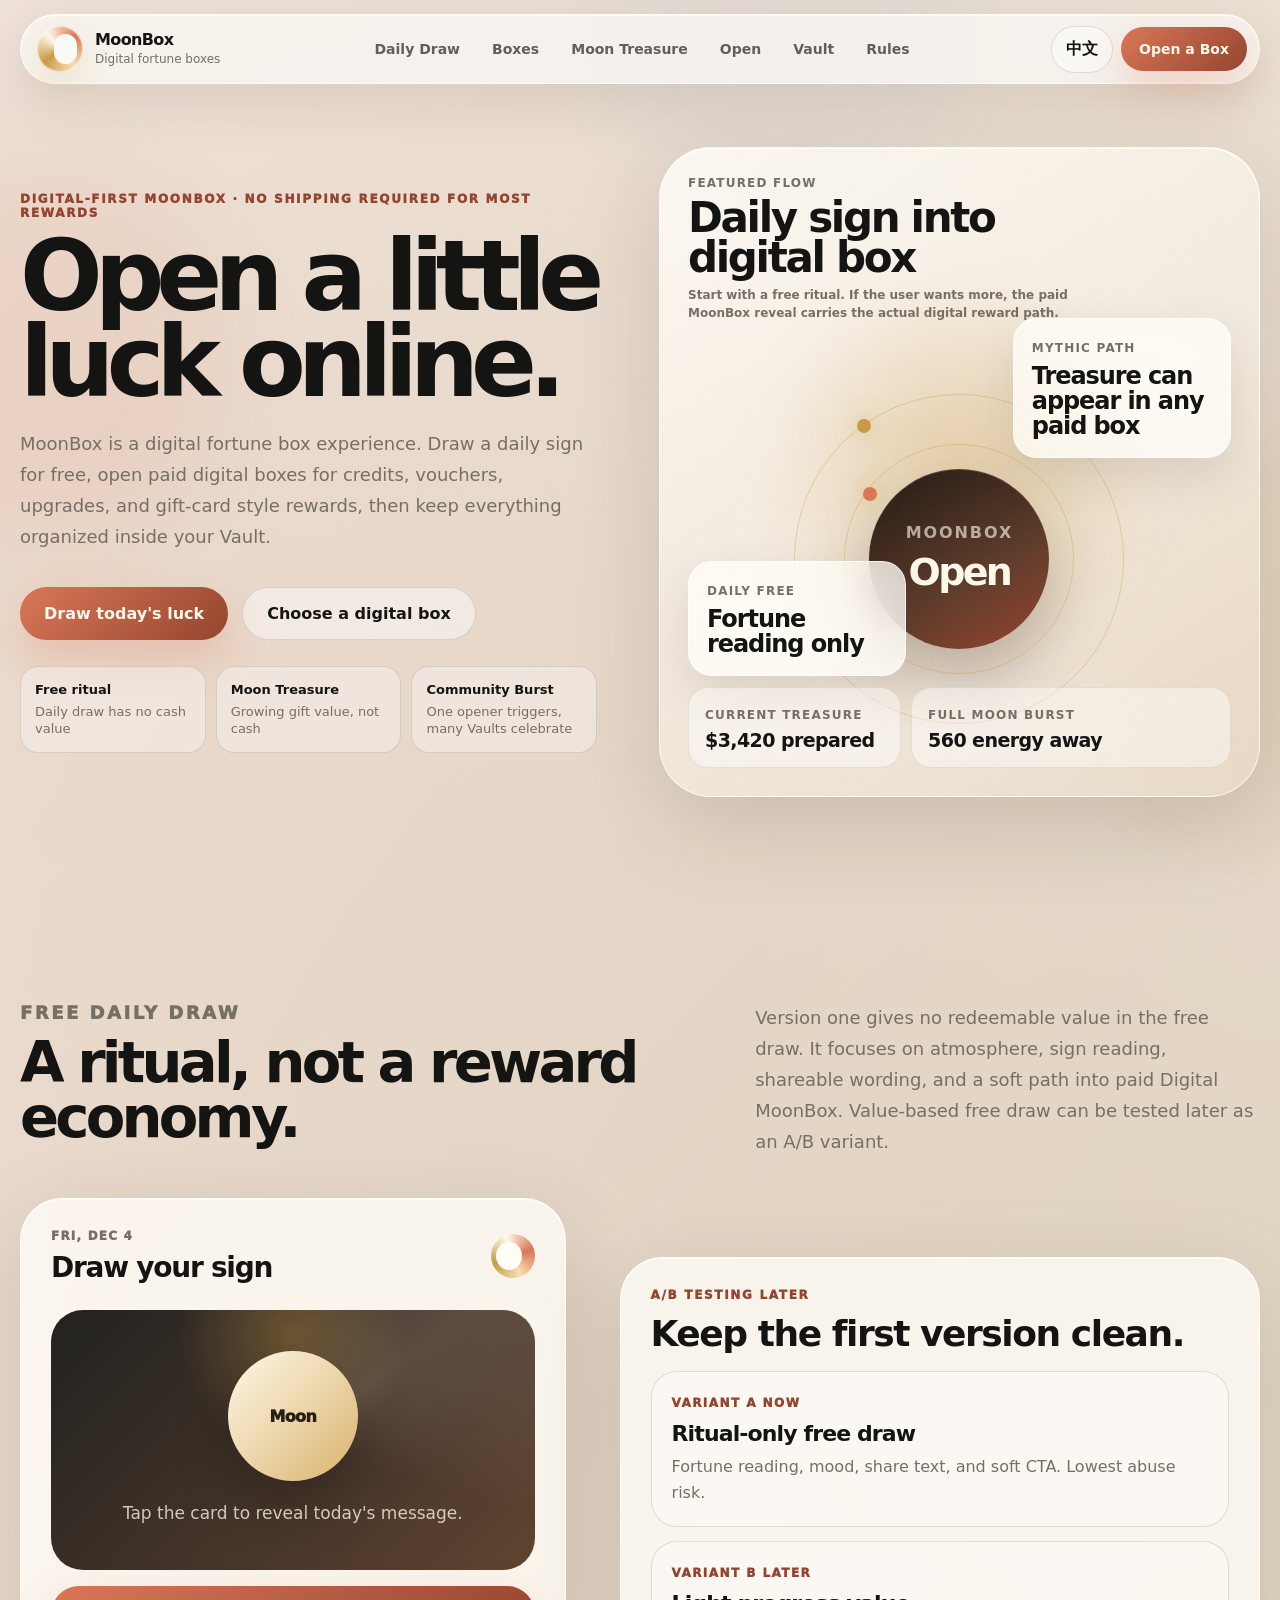
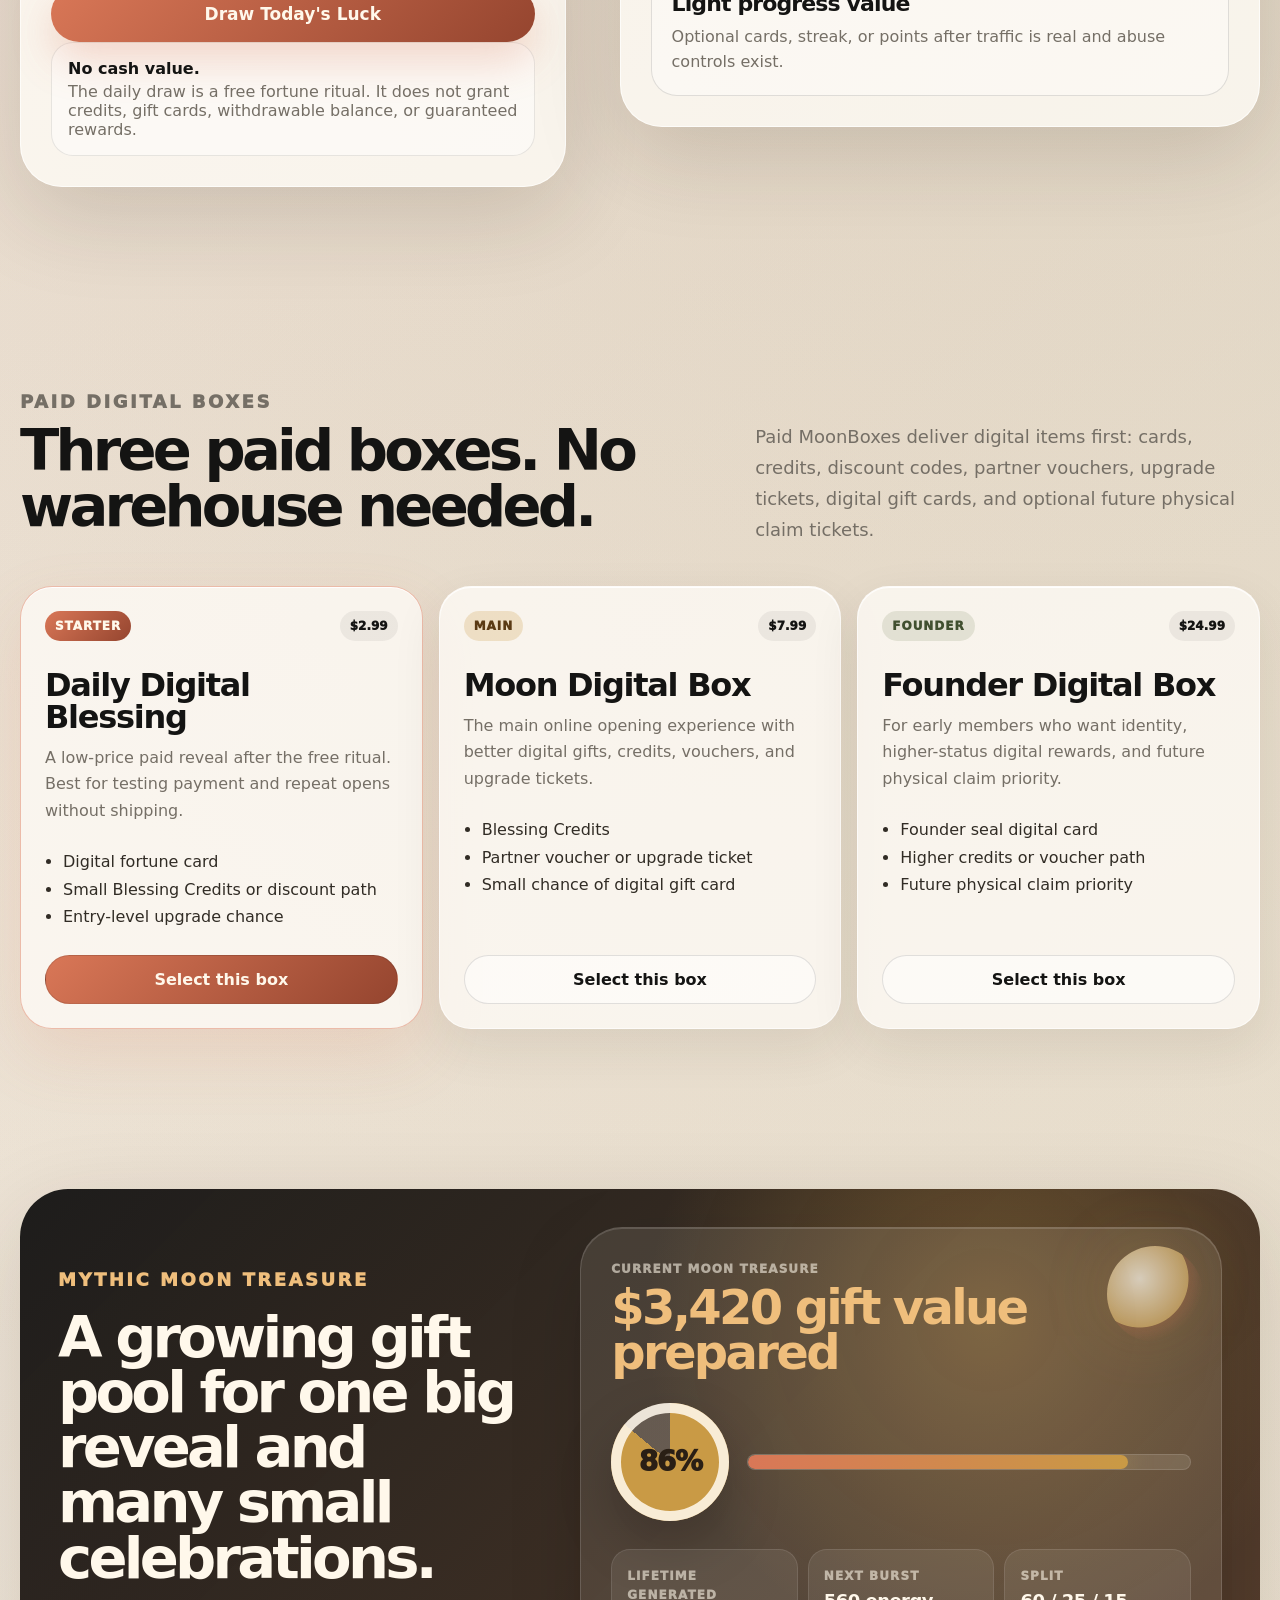
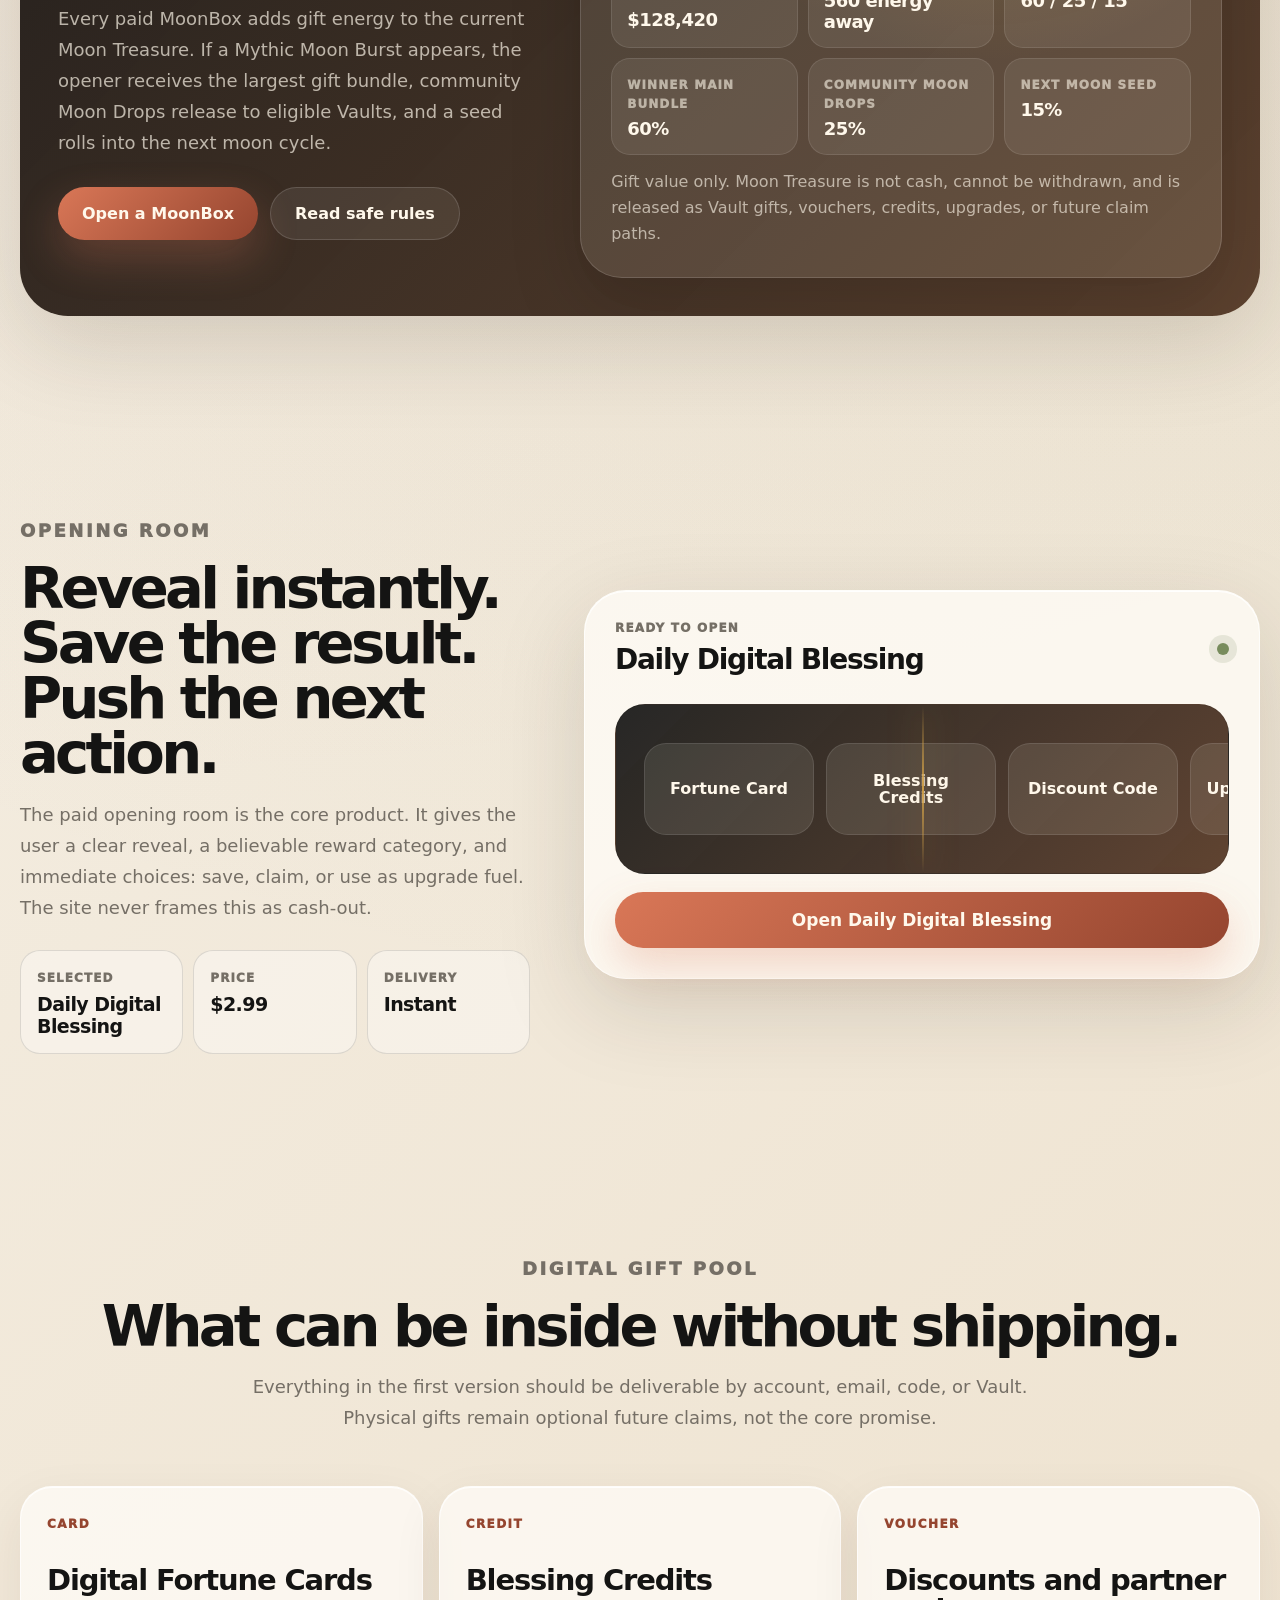
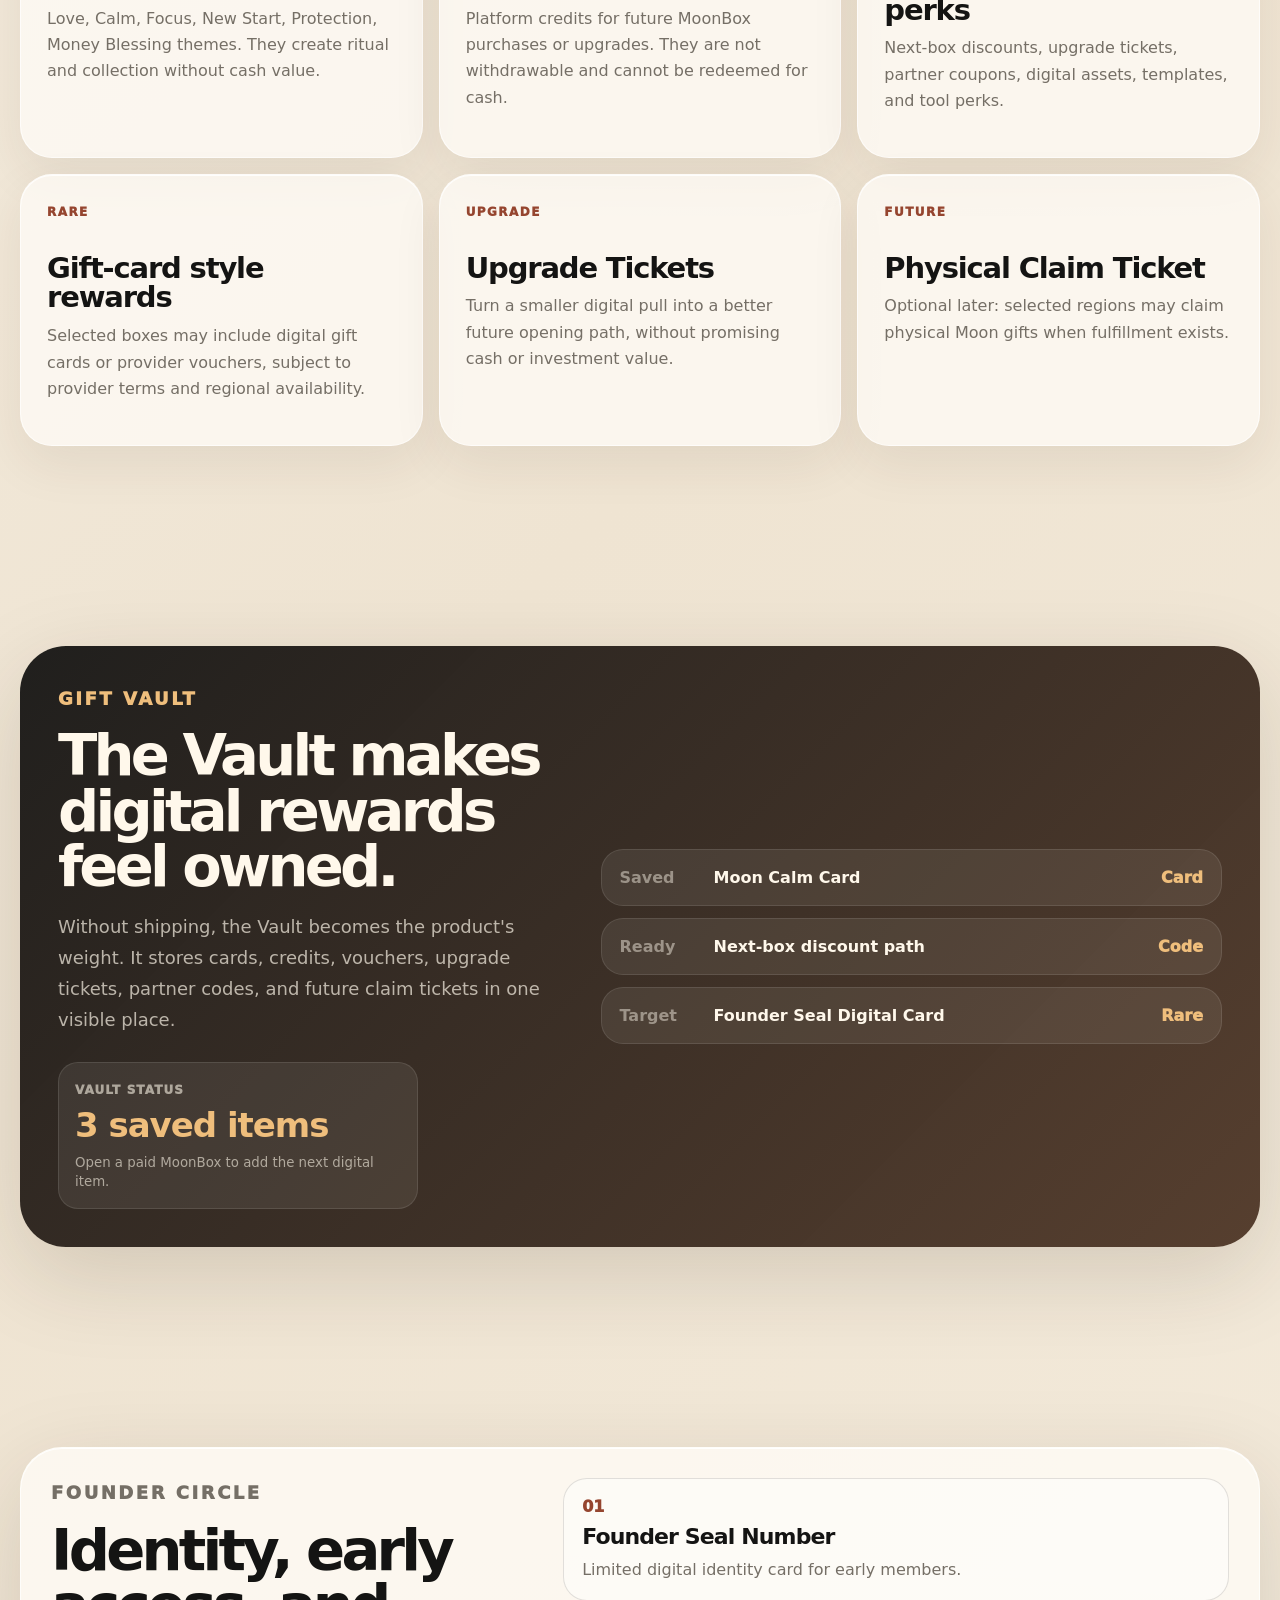
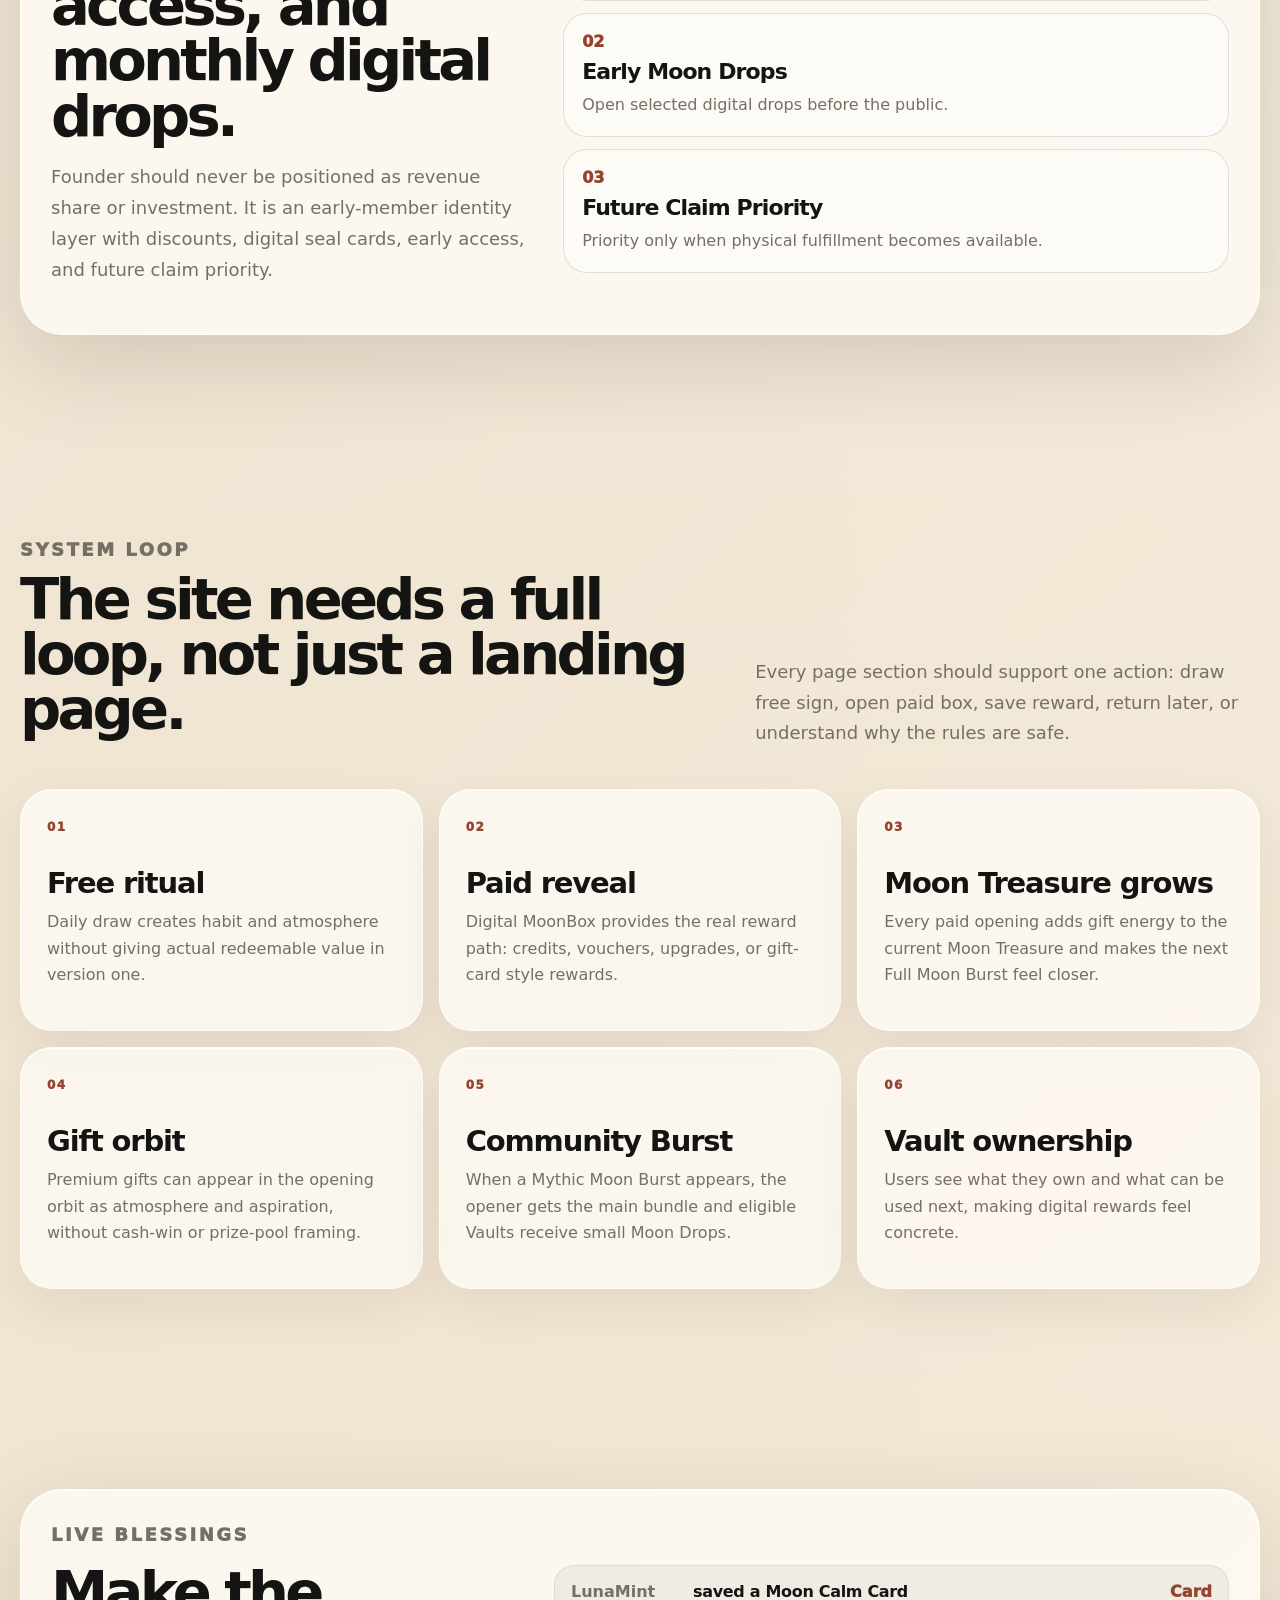
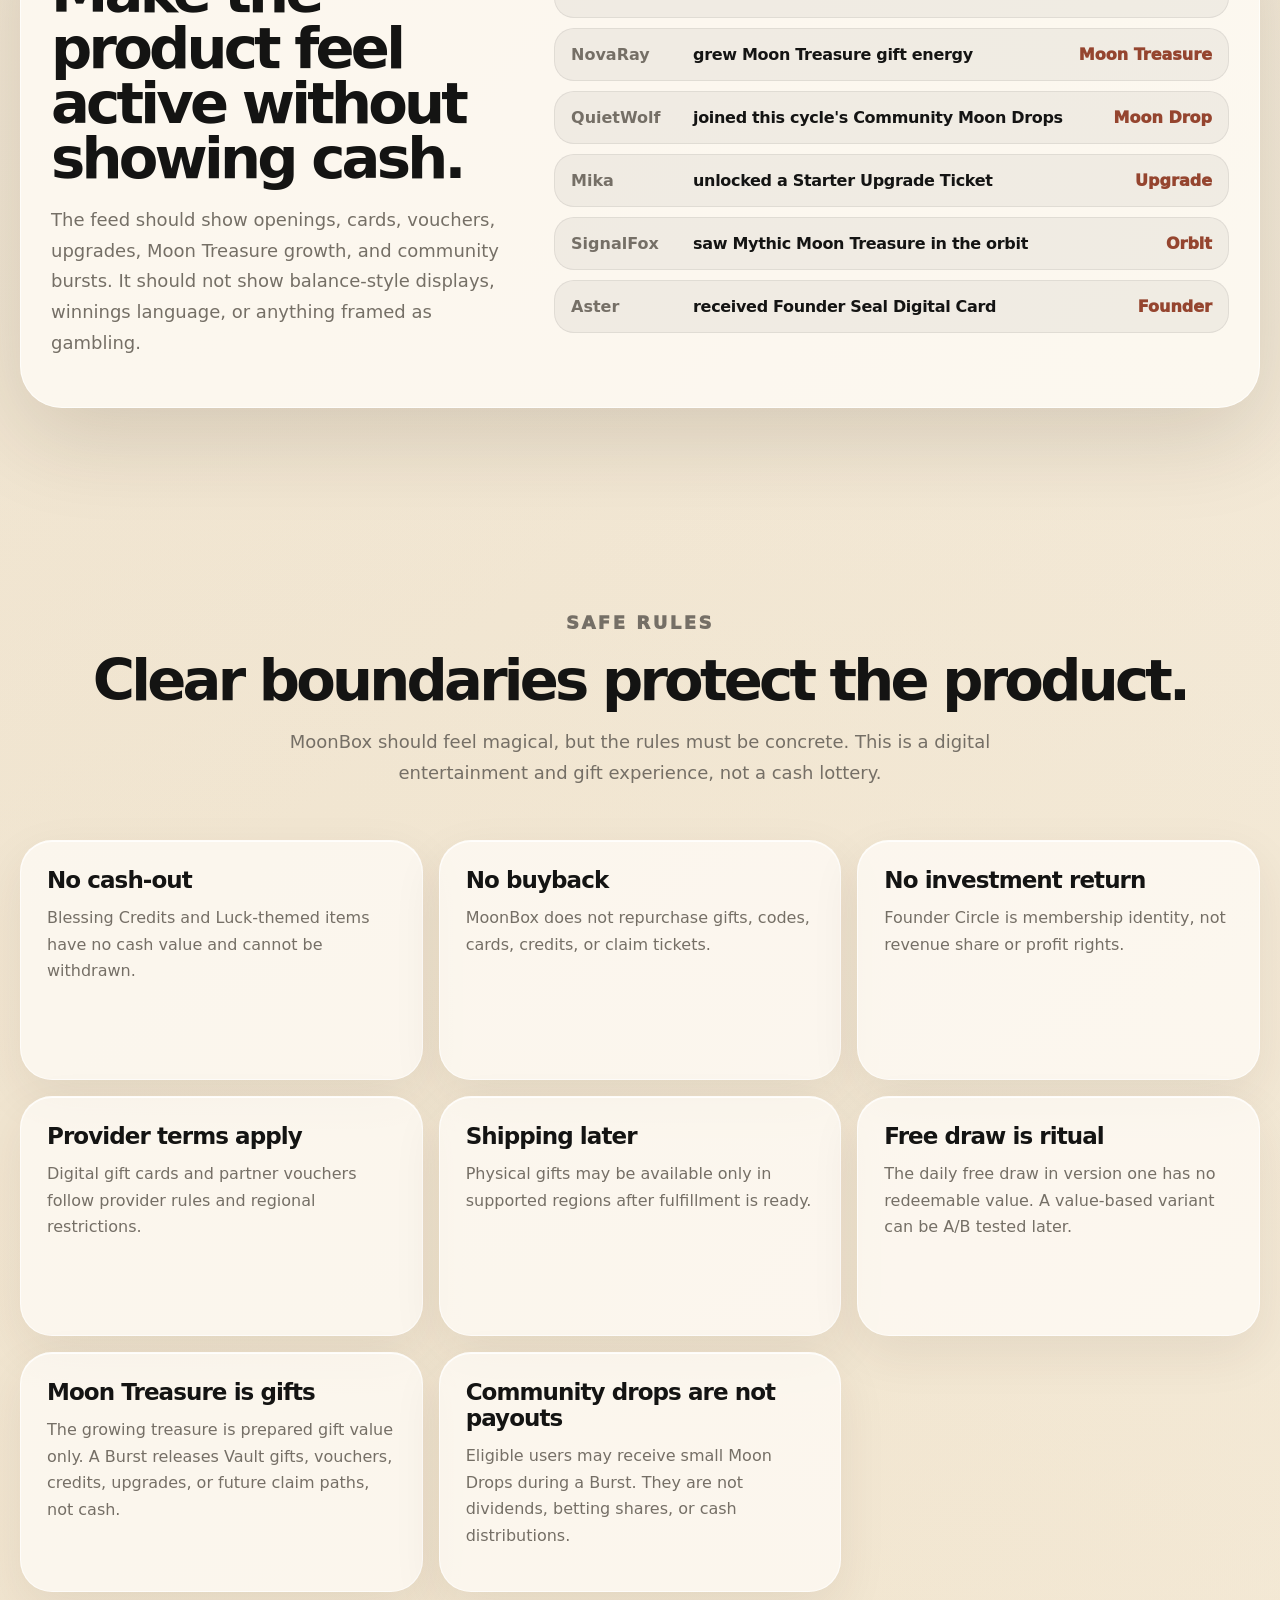
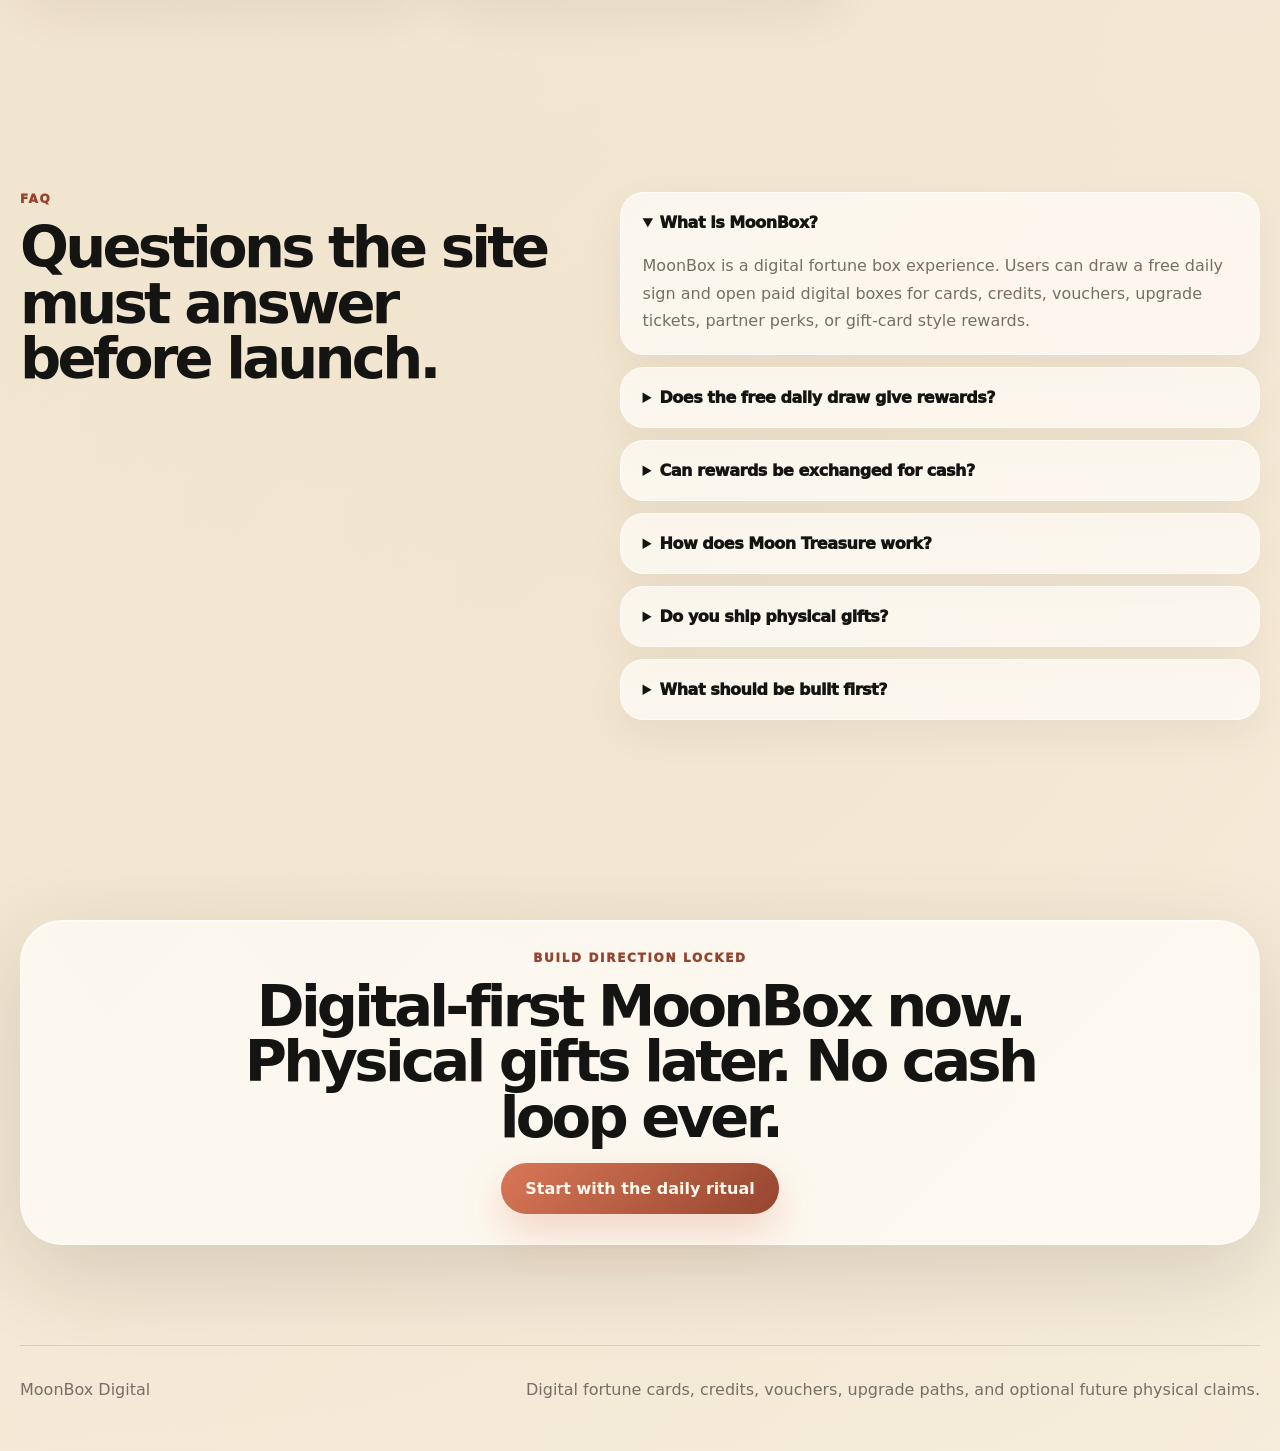
<file: index.html>
<!doctype html>
<html lang="en">
<head>
  <meta charset="utf-8" />
  <meta name="viewport" content="width=device-width, initial-scale=1" />
  <title>MoonBox | Digital Fortune Boxes</title>
  <meta name="description" content="Open a digital MoonBox for a fortune card, credits, vouchers, gift upgrades, and a Vault-based online opening experience. No cash-out, no buyback, no investment returns." />
  <link rel="icon" href="data:image/svg+xml,%3Csvg xmlns='http://www.w3.org/2000/svg' viewBox='0 0 64 64'%3E%3Crect width='64' height='64' rx='18' fill='%23141413'/%3E%3Ccircle cx='36' cy='30' r='18' fill='%23c99a45'/%3E%3Ccircle cx='42' cy='26' r='18' fill='%23141413'/%3E%3C/svg%3E" />
  <link rel="stylesheet" href="./css/styles.css" />
</head>
<body>
  <div class="grain" aria-hidden="true"></div>
  <div class="ambient ambient-a" aria-hidden="true"></div>
  <div class="ambient ambient-b" aria-hidden="true"></div>
  <div class="ambient ambient-c" aria-hidden="true"></div>

  <header class="site-header">
    <a class="brand" href="#top" aria-label="MoonBox home">
      <span class="brand-mark" aria-hidden="true"><span></span></span>
      <span class="brand-copy">
        <strong>MoonBox</strong>
        <small>Digital fortune boxes</small>
      </span>
    </a>
    <nav class="nav-links" aria-label="Primary navigation">
      <a href="#daily">Daily Draw</a>
      <a href="#boxes">Boxes</a>
      <a href="#treasure">Moon Treasure</a>
      <a href="#open">Open</a>
      <a href="#vault">Vault</a>
      <a href="#rules">Rules</a>
    </nav>
    <div class="header-actions">
      <button class="language-toggle" id="languageToggle" type="button" aria-label="Switch language">中文</button>
      <a class="header-cta" href="#open">Open a Box</a>
    </div>
  </header>

  <main id="top">
    <section class="hero section-shell">
      <div class="hero-copy reveal-in">
        <p class="eyebrow">Digital-first MoonBox · no shipping required for most rewards</p>
        <h1>Open a little luck online.</h1>
        <p class="hero-lead">MoonBox is a digital fortune box experience. Draw a daily sign for free, open paid digital boxes for credits, vouchers, upgrades, and gift-card style rewards, then keep everything organized inside your Vault.</p>
        <div class="hero-actions">
          <a class="primary-btn" href="#daily">Draw today's luck</a>
          <a class="secondary-btn" href="#boxes">Choose a digital box</a>
        </div>
        <div class="signal-strip" aria-label="Product signals">
          <span><strong>Free ritual</strong> Daily draw has no cash value</span>
          <span><strong>Moon Treasure</strong> Growing gift value, not cash</span>
          <span><strong>Community Burst</strong> One opener triggers, many Vaults celebrate</span>
        </div>
      </div>

      <div class="hero-machine reveal-in" aria-label="MoonBox opening machine">
        <div class="machine-top">
          <span>Featured flow</span>
          <strong>Daily sign into digital box</strong>
          <small>Start with a free ritual. If the user wants more, the paid MoonBox reveal carries the actual digital reward path.</small>
        </div>
        <div class="orbital-stage" aria-hidden="true">
          <div class="orbit orbit-one"></div>
          <div class="orbit orbit-two"></div>
          <div class="moon-core"><span>MoonBox</span><strong>Open</strong></div>
        </div>
        <div class="floating-ticket ticket-left">
          <span>Daily free</span>
          <strong>Fortune reading only</strong>
        </div>
        <div class="floating-ticket ticket-right">
          <span>Mythic path</span>
          <strong>Treasure can appear in any paid box</strong>
        </div>
        <div class="machine-footer">
          <div><span>Current treasure</span><strong id="heroCurrentTreasure">$3,420 prepared</strong></div>
          <div><span>Full Moon Burst</span><strong id="heroBurstDistance">216 energy away</strong></div>
        </div>
      </div>
    </section>

    <section class="section-shell daily-section" id="daily">
      <div class="section-heading split-heading">
        <div>
          <p class="eyebrow">Free daily draw</p>
          <h2>A ritual, not a reward economy.</h2>
        </div>
        <p>Version one gives no redeemable value in the free draw. It focuses on atmosphere, sign reading, shareable wording, and a soft path into paid Digital MoonBox. Value-based free draw can be tested later as an A/B variant.</p>
      </div>

      <div class="daily-layout">
        <div class="daily-card" aria-live="polite">
          <div class="daily-card-top">
            <div>
              <span id="dailyDate">Today</span>
              <strong id="dailyTitle">Draw your sign</strong>
            </div>
            <div class="daily-moon" aria-hidden="true"></div>
          </div>
          <div class="sign-window" id="signWindow">
            <div class="sign-symbol" id="signSymbol">Moon</div>
            <p id="signText">Tap the card to reveal today's message.</p>
          </div>
          <button class="open-btn" id="dailyDrawButton" type="button">Draw Today's Luck</button>
          <div class="daily-note">
            <strong>No cash value.</strong>
            <span>The daily draw is a free fortune ritual. It does not grant credits, gift cards, withdrawable balance, or guaranteed rewards.</span>
          </div>
        </div>

        <div class="ab-panel">
          <p class="eyebrow">A/B testing later</p>
          <h3>Keep the first version clean.</h3>
          <div class="ab-grid">
            <article>
              <span>Variant A now</span>
              <strong>Ritual-only free draw</strong>
              <p>Fortune reading, mood, share text, and soft CTA. Lowest abuse risk.</p>
            </article>
            <article>
              <span>Variant B later</span>
              <strong>Light progress value</strong>
              <p>Optional cards, streak, or points after traffic is real and abuse controls exist.</p>
            </article>
          </div>
        </div>
      </div>
    </section>

    <section class="section-shell boxes-section" id="boxes">
      <div class="section-heading split-heading">
        <div>
          <p class="eyebrow">Paid digital boxes</p>
          <h2>Three paid boxes. No warehouse needed.</h2>
        </div>
        <p>Paid MoonBoxes deliver digital items first: cards, credits, discount codes, partner vouchers, upgrade tickets, digital gift cards, and optional future physical claim tickets.</p>
      </div>

      <div class="box-grid" aria-label="Digital MoonBox offers">
        <article class="box-card selected" data-box-card="starter">
          <div class="box-card-top">
            <span class="tag hot">Starter</span>
            <span class="price">$2.99</span>
          </div>
          <h3>Daily Digital Blessing</h3>
          <p>A low-price paid reveal after the free ritual. Best for testing payment and repeat opens without shipping.</p>
          <ul>
            <li>Digital fortune card</li>
            <li>Small Blessing Credits or discount path</li>
            <li>Entry-level upgrade chance</li>
          </ul>
          <button class="select-box-btn" type="button" data-select-box="starter">Select this box</button>
        </article>

        <article class="box-card" data-box-card="moon">
          <div class="box-card-top">
            <span class="tag premium">Main</span>
            <span class="price">$7.99</span>
          </div>
          <h3>Moon Digital Box</h3>
          <p>The main online opening experience with better digital gifts, credits, vouchers, and upgrade tickets.</p>
          <ul>
            <li>Blessing Credits</li>
            <li>Partner voucher or upgrade ticket</li>
            <li>Small chance of digital gift card</li>
          </ul>
          <button class="select-box-btn" type="button" data-select-box="moon">Select this box</button>
        </article>

        <article class="box-card" data-box-card="founder">
          <div class="box-card-top">
            <span class="tag founder">Founder</span>
            <span class="price">$24.99</span>
          </div>
          <h3>Founder Digital Box</h3>
          <p>For early members who want identity, higher-status digital rewards, and future physical claim priority.</p>
          <ul>
            <li>Founder seal digital card</li>
            <li>Higher credits or voucher path</li>
            <li>Future physical claim priority</li>
          </ul>
          <button class="select-box-btn" type="button" data-select-box="founder">Select this box</button>
        </article>
      </div>
    </section>

    <section class="section-shell treasure-section" id="treasure">
      <div class="treasure-panel">
        <div class="treasure-copy">
          <p class="eyebrow">Mythic Moon Treasure</p>
          <h2>A growing gift pool for one big reveal and many small celebrations.</h2>
          <p>Every paid MoonBox adds gift energy to the current Moon Treasure. If a Mythic Moon Burst appears, the opener receives the largest gift bundle, community Moon Drops release to eligible Vaults, and a seed rolls into the next moon cycle.</p>
          <div class="treasure-actions">
            <a class="primary-btn" href="#open">Open a MoonBox</a>
            <a class="secondary-btn" href="#rules">Read safe rules</a>
          </div>
        </div>
        <div class="treasure-card" aria-live="polite">
          <div class="treasure-card-top">
            <span>Current Moon Treasure</span>
            <strong id="currentTreasureValue">$3,420 gift value prepared</strong>
          </div>
          <div class="treasure-meter" aria-label="Full Moon Burst progress">
            <div class="treasure-orb"><span id="treasurePercent">86%</span></div>
            <div class="treasure-progress"><span id="treasureProgressBar"></span></div>
          </div>
          <div class="treasure-stats">
            <div><span>Lifetime generated</span><strong id="lifetimeTreasureValue">$128,420</strong></div>
            <div><span>Next Burst</span><strong id="burstEnergyLeft">216 energy away</strong></div>
            <div><span>Split</span><strong>60 / 25 / 15</strong></div>
          </div>
          <div class="burst-split">
            <div><span>Winner main bundle</span><strong>60%</strong></div>
            <div><span>Community Moon Drops</span><strong>25%</strong></div>
            <div><span>Next Moon Seed</span><strong>15%</strong></div>
          </div>
          <p class="treasure-note">Gift value only. Moon Treasure is not cash, cannot be withdrawn, and is released as Vault gifts, vouchers, credits, upgrades, or future claim paths.</p>
        </div>
      </div>
    </section>

    <section class="section-shell open-section" id="open">
      <div class="open-layout">
        <div class="open-copy">
          <p class="eyebrow">Opening room</p>
          <h2>Reveal instantly. Save the result. Push the next action.</h2>
          <p>The paid opening room is the core product. It gives the user a clear reveal, a believable reward category, and immediate choices: save, claim, or use as upgrade fuel. The site never frames this as cash-out.</p>
          <div class="mini-stats">
            <div><span>Selected</span><strong id="selectedName">Daily Digital Blessing</strong></div>
            <div><span>Price</span><strong id="selectedPrice">$2.99</strong></div>
            <div><span>Delivery</span><strong>Instant</strong></div>
          </div>
        </div>

        <div class="opening-panel" aria-live="polite">
          <div class="opening-header">
            <div>
              <span id="openingStatus">Ready to open</span>
              <strong id="openingTitle">Daily Digital Blessing</strong>
            </div>
            <div class="pulse-dot" aria-hidden="true"></div>
          </div>

          <div class="case-window" id="caseWindow">
            <div class="reel" id="reelTrack">
              <span>Fortune Card</span>
              <span>Blessing Credits</span>
              <span>Discount Code</span>
              <span>Upgrade Ticket</span>
              <span>Partner Voucher</span>
              <span>Gift Card Path</span>
            </div>
            <div class="case-pointer" aria-hidden="true"></div>
          </div>

          <button class="open-btn" id="openButton" type="button">Open Daily Digital Blessing</button>

          <div class="result-card hidden" id="resultCard">
            <div class="result-top">
              <span id="resultTier">Digital pull</span>
              <strong id="resultMeta">Delivered to Vault</strong>
            </div>
            <h3 id="resultTitle">Moon Calm Card</h3>
            <p id="resultDescription">A digital fortune card and a small next-box discount path.</p>
            <div class="orbit-result" id="orbitResult">
              <div><span>Seen in the orbit</span><strong id="orbitSeen">Mythic Moon Treasure · Founder Seal · Moon Upgrade Pass</strong></div>
              <div><span>Moon Treasure grew</span><strong id="treasureGain">+60 Blessing Energy</strong></div>
              <div><span>Community eligibility</span><strong id="communityEligibility">Entered this cycle</strong></div>
            </div>
            <div class="result-actions">
              <button type="button" data-vault-action="save">Save to Vault</button>
              <button type="button" data-vault-action="claim">Claim details</button>
              <button type="button" data-vault-action="upgrade">Use as upgrade fuel</button>
            </div>
          </div>
        </div>
      </div>
    </section>

    <section class="section-shell pool-section" id="pool">
      <div class="section-heading">
        <p class="eyebrow">Digital gift pool</p>
        <h2>What can be inside without shipping.</h2>
        <p>Everything in the first version should be deliverable by account, email, code, or Vault. Physical gifts remain optional future claims, not the core promise.</p>
      </div>
      <div class="inside-grid">
        <article><span>Card</span><h3>Digital Fortune Cards</h3><p>Love, Calm, Focus, New Start, Protection, Money Blessing themes. They create ritual and collection without cash value.</p></article>
        <article><span>Credit</span><h3>Blessing Credits</h3><p>Platform credits for future MoonBox purchases or upgrades. They are not withdrawable and cannot be redeemed for cash.</p></article>
        <article><span>Voucher</span><h3>Discounts and partner perks</h3><p>Next-box discounts, upgrade tickets, partner coupons, digital assets, templates, and tool perks.</p></article>
        <article><span>Rare</span><h3>Gift-card style rewards</h3><p>Selected boxes may include digital gift cards or provider vouchers, subject to provider terms and regional availability.</p></article>
        <article><span>Upgrade</span><h3>Upgrade Tickets</h3><p>Turn a smaller digital pull into a better future opening path, without promising cash or investment value.</p></article>
        <article><span>Future</span><h3>Physical Claim Ticket</h3><p>Optional later: selected regions may claim physical Moon gifts when fulfillment exists.</p></article>
      </div>
    </section>

    <section class="section-shell vault-section" id="vault">
      <div class="vault-panel">
        <div class="vault-copy">
          <p class="eyebrow">Gift Vault</p>
          <h2>The Vault makes digital rewards feel owned.</h2>
          <p>Without shipping, the Vault becomes the product's weight. It stores cards, credits, vouchers, upgrade tickets, partner codes, and future claim tickets in one visible place.</p>
          <div class="vault-balance">
            <span>Vault status</span>
            <strong id="vaultValue">3 saved items</strong>
            <small id="vaultHint">Open a paid MoonBox to add the next digital item.</small>
          </div>
        </div>
        <div class="vault-list" id="vaultList">
          <div data-label="Saved" data-title="Moon Calm Card"><span>Saved</span><strong>Moon Calm Card</strong><em>Card</em></div>
          <div data-label="Ready" data-title="Next-box discount path"><span>Ready</span><strong>Next-box discount path</strong><em>Code</em></div>
          <div data-label="Target" data-title="Founder Seal Digital Card"><span>Target</span><strong>Founder Seal Digital Card</strong><em>Rare</em></div>
        </div>
      </div>
    </section>

    <section class="section-shell founder-section" id="founder">
      <div class="founder-card">
        <div>
          <p class="eyebrow">Founder Circle</p>
          <h2>Identity, early access, and monthly digital drops.</h2>
          <p>Founder should never be positioned as revenue share or investment. It is an early-member identity layer with discounts, digital seal cards, early access, and future claim priority.</p>
        </div>
        <div class="founder-list">
          <div><span>01</span><strong>Founder Seal Number</strong><p>Limited digital identity card for early members.</p></div>
          <div><span>02</span><strong>Early Moon Drops</strong><p>Open selected digital drops before the public.</p></div>
          <div><span>03</span><strong>Future Claim Priority</strong><p>Priority only when physical fulfillment becomes available.</p></div>
        </div>
      </div>
    </section>

    <section class="section-shell loop-section">
      <div class="section-heading split-heading">
        <div>
          <p class="eyebrow">System loop</p>
          <h2>The site needs a full loop, not just a landing page.</h2>
        </div>
        <p>Every page section should support one action: draw free sign, open paid box, save reward, return later, or understand why the rules are safe.</p>
      </div>
      <div class="loop-grid">
        <article><span>01</span><h3>Free ritual</h3><p>Daily draw creates habit and atmosphere without giving actual redeemable value in version one.</p></article>
        <article><span>02</span><h3>Paid reveal</h3><p>Digital MoonBox provides the real reward path: credits, vouchers, upgrades, or gift-card style rewards.</p></article>
        <article><span>03</span><h3>Moon Treasure grows</h3><p>Every paid opening adds gift energy to the current Moon Treasure and makes the next Full Moon Burst feel closer.</p></article>
        <article><span>04</span><h3>Gift orbit</h3><p>Premium gifts can appear in the opening orbit as atmosphere and aspiration, without cash-win or prize-pool framing.</p></article>
        <article><span>05</span><h3>Community Burst</h3><p>When a Mythic Moon Burst appears, the opener gets the main bundle and eligible Vaults receive small Moon Drops.</p></article>
        <article><span>06</span><h3>Vault ownership</h3><p>Users see what they own and what can be used next, making digital rewards feel concrete.</p></article>
      </div>
    </section>

    <section class="section-shell live-section">
      <div class="live-card">
        <div class="live-copy">
          <p class="eyebrow">Live Blessings</p>
          <h2>Make the product feel active without showing cash.</h2>
          <p>The feed should show openings, cards, vouchers, upgrades, Moon Treasure growth, and community bursts. It should not show balance-style displays, winnings language, or anything framed as gambling.</p>
        </div>
        <div class="live-feed" id="liveFeed"></div>
      </div>
    </section>

    <section class="section-shell rules-section" id="rules">
      <div class="section-heading">
        <p class="eyebrow">Safe rules</p>
        <h2>Clear boundaries protect the product.</h2>
        <p>MoonBox should feel magical, but the rules must be concrete. This is a digital entertainment and gift experience, not a cash lottery.</p>
      </div>
      <div class="rules-grid">
        <article><strong>No cash-out</strong><p>Blessing Credits and Luck-themed items have no cash value and cannot be withdrawn.</p></article>
        <article><strong>No buyback</strong><p>MoonBox does not repurchase gifts, codes, cards, credits, or claim tickets.</p></article>
        <article><strong>No investment return</strong><p>Founder Circle is membership identity, not revenue share or profit rights.</p></article>
        <article><strong>Provider terms apply</strong><p>Digital gift cards and partner vouchers follow provider rules and regional restrictions.</p></article>
        <article><strong>Shipping later</strong><p>Physical gifts may be available only in supported regions after fulfillment is ready.</p></article>
        <article><strong>Free draw is ritual</strong><p>The daily free draw in version one has no redeemable value. A value-based variant can be A/B tested later.</p></article>
        <article><strong>Moon Treasure is gifts</strong><p>The growing treasure is prepared gift value only. A Burst releases Vault gifts, vouchers, credits, upgrades, or future claim paths, not cash.</p></article>
        <article><strong>Community drops are not payouts</strong><p>Eligible users may receive small Moon Drops during a Burst. They are not dividends, betting shares, or cash distributions.</p></article>
      </div>
    </section>

    <section class="section-shell faq-section">
      <div class="faq-layout">
        <div>
          <p class="eyebrow">FAQ</p>
          <h2>Questions the site must answer before launch.</h2>
        </div>
        <div class="faq-list">
          <details open><summary>What is MoonBox?</summary><p>MoonBox is a digital fortune box experience. Users can draw a free daily sign and open paid digital boxes for cards, credits, vouchers, upgrade tickets, partner perks, or gift-card style rewards.</p></details>
          <details><summary>Does the free daily draw give rewards?</summary><p>In version one, no. It is a free fortune ritual with no redeemable value. This keeps abuse risk low and lets us A/B test value mechanics later.</p></details>
          <details><summary>Can rewards be exchanged for cash?</summary><p>No. MoonBox does not provide cash-out, buyback, investment returns, or guaranteed cash value. Some digital gifts may be transferable depending on provider terms.</p></details>
          <details><summary>How does Moon Treasure work?</summary><p>Every paid MoonBox adds gift energy to a growing gift pool. If a Mythic Moon Burst appears, the opener receives the largest gift bundle and eligible Vaults receive small community Moon Drops. It is gift value, not cash.</p></details>
          <details><summary>Do you ship physical gifts?</summary><p>Not as the first promise. Most rewards are digital. Selected physical gifts may become available later in supported regions.</p></details>
          <details><summary>What should be built first?</summary><p>Build the homepage, daily draw, paid opening room, Vault, gift pool, Founder page, FAQ, Terms, order success, and account shell before adding complex backend systems.</p></details>
        </div>
      </div>
    </section>

    <section class="section-shell final-section">
      <div class="final-card">
        <p class="eyebrow">Build direction locked</p>
        <h2>Digital-first MoonBox now. Physical gifts later. No cash loop ever.</h2>
        <a class="primary-btn" href="#daily">Start with the daily ritual</a>
      </div>
    </section>
  </main>

  <footer class="site-footer">
    <span>MoonBox Digital</span>
    <span>Digital fortune cards, credits, vouchers, upgrade paths, and optional future physical claims.</span>
  </footer>

  <script src="./js/main.js"></script>
</body>
</html>
</file>
<file: css/styles.css>
:root {
  --bg: #faf9f5;
  --ink: #141413;
  --soft-ink: #312c25;
  --muted: #756f66;
  --line: rgba(20, 20, 19, 0.12);
  --surface: rgba(255, 253, 248, 0.76);
  --surface-strong: #fffdf8;
  --orange: #d97757;
  --orange-dark: #95452f;
  --gold: #c99a45;
  --green: #788c5d;
  --blue: #6a9bcc;
  --shadow: 0 28px 90px rgba(50, 36, 20, 0.15);
  --ease: cubic-bezier(0.16, 1, 0.3, 1);
}

* { box-sizing: border-box; }
html { scroll-behavior: smooth; }
body {
  margin: 0;
  min-height: 100dvh;
  overflow-x: hidden;
  font-family: ui-sans-serif, system-ui, -apple-system, BlinkMacSystemFont, "Segoe UI", sans-serif;
  color: var(--ink);
  background:
    radial-gradient(circle at 10% 6%, rgba(217, 119, 87, 0.17), transparent 32%),
    radial-gradient(circle at 86% 12%, rgba(120, 140, 93, 0.16), transparent 30%),
    radial-gradient(circle at 50% 92%, rgba(201, 154, 69, 0.14), transparent 38%),
    linear-gradient(135deg, #faf9f5 0%, #efe4d2 48%, #fbf6ec 100%);
}

a { color: inherit; text-decoration: none; }
button, input, select { font: inherit; }
button, a { -webkit-tap-highlight-color: transparent; }

.grain {
  position: fixed;
  inset: 0;
  z-index: 0;
  pointer-events: none;
  opacity: 0.2;
  background-image:
    linear-gradient(rgba(20,20,19,.045) 1px, transparent 1px),
    linear-gradient(90deg, rgba(20,20,19,.035) 1px, transparent 1px);
  background-size: 42px 42px;
  mask-image: radial-gradient(circle at center, black, transparent 82%);
}

.ambient {
  position: fixed;
  z-index: 0;
  width: 380px;
  height: 380px;
  border-radius: 999px;
  pointer-events: none;
  filter: blur(44px);
  opacity: 0.32;
  animation: drift 10s var(--ease) infinite alternate;
}
.ambient-a { left: -150px; top: 18%; background: rgba(217,119,87,.30); }
.ambient-b { right: -170px; bottom: 10%; background: rgba(201,154,69,.30); animation-delay: -3s; }
.ambient-c { right: 24%; top: -190px; background: rgba(106,155,204,.16); animation-delay: -6s; }

.site-header {
  position: sticky;
  top: 14px;
  z-index: 30;
  width: min(1240px, calc(100% - 28px));
  min-height: 70px;
  margin: 14px auto 0;
  padding: 10px 12px 10px 16px;
  display: grid;
  grid-template-columns: 1fr auto 1fr;
  align-items: center;
  gap: 18px;
  border: 1px solid rgba(255,255,255,.66);
  border-radius: 999px;
  background: rgba(250, 249, 245, 0.72);
  backdrop-filter: blur(22px);
  box-shadow: 0 18px 54px rgba(50, 36, 20, 0.10), inset 0 1px 0 rgba(255,255,255,.82);
}
.brand { display: inline-flex; align-items: center; gap: 12px; min-width: 0; }
.brand-mark {
  width: 46px;
  height: 46px;
  display: grid;
  place-items: center;
  border-radius: 50%;
  background: conic-gradient(from 140deg, #f7ddb0, var(--gold), #fff8e9, var(--orange), #f7ddb0);
  box-shadow: inset 0 0 0 1px rgba(255,255,255,.58), 0 12px 32px rgba(201,154,69,.18);
}
.brand-mark span {
  width: 23px;
  height: 30px;
  border-radius: 999px;
  display: block;
  background: var(--bg);
  transform: translateX(5px);
}
.brand-copy strong, .brand-copy small { display: block; line-height: 1.05; }
.brand-copy strong { letter-spacing: -.04em; }
.brand-copy small { margin-top: 4px; color: var(--muted); font-size: 12px; }
.nav-links { display: inline-flex; gap: 6px; align-items: center; }
.nav-links a {
  padding: 10px 13px;
  border-radius: 999px;
  color: rgba(20,20,19,.66);
  font-size: 14px;
  font-weight: 750;
  transition: background .22s var(--ease), color .22s var(--ease), transform .22s var(--ease);
}
.nav-links a:hover { color: var(--ink); background: rgba(20,20,19,.06); transform: translateY(-1px); }
.header-actions { justify-self: end; display: inline-flex; align-items: center; gap: 8px; }
.language-toggle {
  min-width: 62px;
  padding: 12px 14px;
  border: 1px solid var(--line);
  border-radius: 999px;
  color: var(--ink);
  background: rgba(255,255,255,.48);
  cursor: pointer;
  font-weight: 950;
  transition: transform .25s var(--ease), background .25s var(--ease), border-color .25s var(--ease);
}
.language-toggle:hover { transform: translateY(-2px); background: rgba(255,255,255,.72); border-color: rgba(217,119,87,.34); }
.language-toggle:active { transform: scale(.98); }

.header-cta, .primary-btn, .secondary-btn, .select-box-btn, .open-btn, .result-actions button {
  border: 0;
  cursor: pointer;
  border-radius: 999px;
  font-weight: 900;
  transition: transform .25s var(--ease), box-shadow .25s var(--ease), background .25s var(--ease), opacity .25s var(--ease);
}
.header-cta, .primary-btn, .open-btn {
  color: #fff8eb;
  background: linear-gradient(135deg, var(--orange), var(--orange-dark));
  box-shadow: 0 18px 42px rgba(217, 119, 87, 0.28);
}
.header-cta { padding: 14px 18px; font-size: 14px; }
.primary-btn, .secondary-btn { display: inline-flex; justify-content: center; align-items: center; padding: 16px 24px; }
.secondary-btn { color: var(--ink); background: rgba(255,255,255,.46); border: 1px solid var(--line); }
.header-cta:hover, .primary-btn:hover, .secondary-btn:hover, .select-box-btn:hover, .open-btn:hover, .result-actions button:hover { transform: translateY(-2px); }
.header-cta:active, .primary-btn:active, .secondary-btn:active, .select-box-btn:active, .open-btn:active, .result-actions button:active { transform: scale(.98); }
button:focus-visible, a:focus-visible { outline: 3px solid rgba(217,119,87,.34); outline-offset: 3px; }

.section-shell {
  position: relative;
  z-index: 1;
  width: min(1240px, calc(100% - 32px));
  margin: 0 auto;
  padding: 100px 0;
}
.hero {
  min-height: calc(100dvh - 86px);
  padding-top: 62px;
  display: grid;
  grid-template-columns: minmax(0, .98fr) minmax(390px, 1.02fr);
  align-items: center;
  gap: 62px;
}
.eyebrow { margin: 0 0 14px; color: var(--orange-dark); font-size: 12px; font-weight: 950; letter-spacing: .14em; text-transform: uppercase; }
h1, h2, h3, p { margin-top: 0; }
h1 { max-width: 760px; margin-bottom: 24px; font-size: clamp(50px, 7.6vw, 104px); line-height: .88; letter-spacing: -0.082em; }
h2 { margin-bottom: 18px; font-size: clamp(36px, 4.5vw, 66px); line-height: .96; letter-spacing: -0.065em; }
h3 { letter-spacing: -0.04em; }
.hero-lead, .section-heading p, .open-copy p, .vault-copy p, .live-copy p, .founder-card > div > p, .treasure-copy p { color: var(--muted); font-size: 18px; line-height: 1.72; max-width: 70ch; }
.hero-actions { display: flex; flex-wrap: wrap; gap: 14px; margin: 34px 0 26px; }
.signal-strip { display: grid; grid-template-columns: repeat(3, minmax(0, 1fr)); gap: 10px; }
.signal-strip span { padding: 14px; border: 1px solid var(--line); border-radius: 18px; background: rgba(255,255,255,.34); color: var(--muted); font-size: 13px; line-height: 1.35; }
.signal-strip strong { display: block; color: var(--ink); margin-bottom: 4px; }

.reveal-in { animation: reveal .7s var(--ease) both; }
.hero-machine {
  position: relative;
  min-height: 650px;
  padding: 28px;
  overflow: hidden;
  border: 1px solid rgba(255,255,255,.68);
  border-radius: 52px;
  background: linear-gradient(145deg, rgba(255,253,248,.82), rgba(238,226,207,.42));
  box-shadow: var(--shadow), inset 0 1px 0 rgba(255,255,255,.9);
  animation-delay: .12s;
}
.hero-machine::before { content: ""; position: absolute; inset: 15%; border-radius: 999px; background: radial-gradient(circle, rgba(201,154,69,.38), transparent 64%); filter: blur(22px); animation: breathe 5.5s var(--ease) infinite alternate; }
.machine-top, .machine-footer, .floating-ticket, .orbital-stage { position: relative; z-index: 1; }
.machine-top { display: grid; gap: 8px; max-width: 390px; }
.machine-top span, .machine-top small, .floating-ticket span, .machine-footer span { color: var(--muted); font-size: 12px; font-weight: 900; letter-spacing: .1em; text-transform: uppercase; }
.machine-top strong { font-size: 42px; line-height: .95; letter-spacing: -.055em; }
.machine-top small { line-height: 1.5; text-transform: none; letter-spacing: 0; font-weight: 750; }
.orbital-stage { width: min(390px, 76%); height: 390px; margin: 42px auto 0; display: grid; place-items: center; animation: float 4.8s var(--ease) infinite alternate; }
.orbit { position: absolute; border: 1px solid rgba(201,154,69,.36); border-radius: 50%; }
.orbit-one { width: 330px; height: 330px; animation: spin 24s linear infinite; }
.orbit-two { width: 230px; height: 230px; animation: spin 16s linear infinite reverse; }
.orbit-one::after, .orbit-two::after { content: ""; position: absolute; width: 14px; height: 14px; border-radius: 50%; background: var(--gold); top: 24px; left: 62px; box-shadow: 0 0 22px rgba(201,154,69,.54); }
.orbit-two::after { background: var(--orange); top: 42px; left: 18px; }
.moon-core { width: 180px; height: 180px; border-radius: 50%; display: grid; place-items: center; align-content: center; gap: 8px; color: #fff8eb; background: linear-gradient(150deg, #221a14, #5d3c2b 58%, #95452f); box-shadow: 0 34px 62px rgba(60,42,24,.28), inset 0 1px 0 rgba(255,255,255,.16); }
.moon-core span { color: rgba(255,248,235,.62); font-weight: 900; letter-spacing: .12em; text-transform: uppercase; }
.moon-core strong { font-size: 38px; letter-spacing: -.07em; }
.floating-ticket { position: absolute; width: 218px; padding: 18px; border: 1px solid rgba(255,255,255,.68); border-radius: 24px; background: rgba(255,253,248,.78); backdrop-filter: blur(18px); box-shadow: 0 18px 46px rgba(60,42,24,.13); }
.floating-ticket strong { display: block; margin-top: 8px; font-size: 24px; line-height: 1.04; letter-spacing: -.045em; }
.ticket-left { left: 28px; bottom: 120px; }
.ticket-right { right: 28px; top: 170px; }
.machine-footer { position: absolute; left: 28px; right: 28px; bottom: 28px; display: grid; grid-template-columns: 1fr 1.5fr; gap: 10px; }
.machine-footer div { padding: 16px; border-radius: 20px; background: rgba(255,255,255,.44); border: 1px solid rgba(20,20,19,.08); }
.machine-footer strong { display: block; margin-top: 6px; font-size: 19px; letter-spacing: -.03em; }

.section-heading { display: grid; justify-items: center; text-align: center; margin-bottom: 34px; }
.split-heading { grid-template-columns: 1fr .72fr; align-items: end; gap: 34px; justify-items: start; text-align: left; }
.split-heading p { margin-bottom: 6px; }

.daily-layout, .open-layout, .faq-layout { display: grid; grid-template-columns: .92fr 1.08fr; align-items: center; gap: 54px; }
.daily-card, .opening-panel, .ab-panel, .live-card, .final-card, .founder-card, .treasure-card { padding: 30px; border: 1px solid rgba(255,255,255,.68); border-radius: 42px; background: rgba(255,253,248,.76); box-shadow: var(--shadow), inset 0 1px 0 rgba(255,255,255,.88); }
.daily-card-top, .opening-header { display: flex; justify-content: space-between; gap: 16px; align-items: center; }
.daily-card-top span, .opening-header span { display: block; color: var(--muted); font-size: 12px; font-weight: 950; text-transform: uppercase; letter-spacing: .1em; }
.daily-card-top strong, .opening-header strong { display: block; margin-top: 8px; font-size: 28px; letter-spacing: -.045em; }
.daily-moon { width: 44px; height: 44px; border-radius: 50%; background: conic-gradient(from 160deg, #f7ddb0, var(--gold), #fff8e9, var(--orange), #f7ddb0); position: relative; }
.daily-moon::after { content: ""; position: absolute; inset: 8px 13px 8px 5px; border-radius: 50%; background: var(--surface-strong); }
.sign-window { min-height: 260px; margin: 26px 0 16px; display: grid; place-items: center; align-content: center; gap: 18px; text-align: center; border-radius: 32px; color: #fff8eb; background: radial-gradient(circle at 50% 10%, rgba(201,154,69,.36), transparent 34%), linear-gradient(135deg, rgba(20,20,19,.94), rgba(86,56,37,.94)); overflow: hidden; position: relative; }
.sign-window::before { content: ""; position: absolute; inset: -50%; background: conic-gradient(from 0deg, transparent, rgba(255,248,235,.12), transparent 30%); animation: spin 16s linear infinite; }
.sign-symbol, .sign-window p { position: relative; z-index: 1; }
.sign-symbol { min-width: 130px; min-height: 130px; padding: 22px; border-radius: 50%; display: grid; place-items: center; color: #2a1f15; font-weight: 950; letter-spacing: -.04em; background: linear-gradient(135deg, #fff8e9, #d9b36d); box-shadow: 0 24px 60px rgba(0,0,0,.24); }
.sign-window p { max-width: 420px; padding: 0 22px; margin: 0; color: rgba(255,248,235,.76); font-size: 17px; line-height: 1.65; }
.daily-note { padding: 16px; border: 1px solid rgba(20,20,19,.09); border-radius: 22px; color: var(--muted); background: rgba(255,255,255,.42); }
.daily-note strong { display: block; color: var(--ink); margin-bottom: 4px; }
.ab-panel h3 { font-size: 36px; line-height: .98; margin-bottom: 20px; }
.ab-grid { display: grid; gap: 14px; }
.ab-grid article { padding: 20px; border: 1px solid var(--line); border-radius: 26px; background: rgba(255,255,255,.38); }
.ab-grid span, .inside-grid span, .loop-grid span { color: var(--orange-dark); font-size: 12px; font-weight: 950; letter-spacing: .12em; text-transform: uppercase; }
.ab-grid strong { display: block; margin: 10px 0 8px; font-size: 22px; letter-spacing: -.04em; }
.ab-grid p { color: var(--muted); line-height: 1.6; margin-bottom: 0; }

.box-grid { display: grid; grid-template-columns: repeat(3, minmax(0, 1fr)); gap: 16px; }
.box-card { min-height: 430px; padding: 24px; display: flex; flex-direction: column; border: 1px solid rgba(255,255,255,.64); border-radius: 32px; background: rgba(255,253,248,.74); box-shadow: 0 18px 50px rgba(60,42,24,.09), inset 0 1px 0 rgba(255,255,255,.88); transition: transform .25s var(--ease), border-color .25s var(--ease), box-shadow .25s var(--ease); }
.box-card:hover, .box-card.selected { transform: translateY(-4px); border-color: rgba(217,119,87,.46); box-shadow: 0 26px 64px rgba(217,119,87,.15), inset 0 1px 0 rgba(255,255,255,.9); }
.box-card-top { display: flex; justify-content: space-between; gap: 10px; align-items: center; }
.tag, .price { display: inline-flex; align-items: center; min-height: 30px; padding: 7px 10px; border-radius: 999px; font-size: 12px; font-weight: 950; }
.tag { color: var(--orange-dark); background: rgba(217,119,87,.13); text-transform: uppercase; letter-spacing: .08em; }
.tag.hot { color: #fff8eb; background: linear-gradient(135deg, var(--orange), var(--orange-dark)); }
.tag.premium { color: #5a3a14; background: rgba(201,154,69,.24); }
.tag.founder { color: #415030; background: rgba(120,140,93,.18); }
.price { background: rgba(20,20,19,.06); }
.box-card h3 { margin: 28px 0 12px; font-size: 32px; line-height: 1; }
.box-card p { color: var(--muted); line-height: 1.65; }
.box-card ul { margin: 8px 0 24px; padding-left: 18px; color: var(--soft-ink); line-height: 1.72; }
.select-box-btn { width: 100%; margin-top: auto; padding: 14px 16px; color: var(--ink); background: rgba(255,255,255,.54); border: 1px solid var(--line); }
.box-card.selected .select-box-btn { color: #fff8eb; background: linear-gradient(135deg, var(--orange), var(--orange-dark)); }

.treasure-section { padding-top: 60px; }
.treasure-panel { display: grid; grid-template-columns: .86fr 1.14fr; align-items: center; gap: 38px; padding: 38px; border-radius: 48px; color: #fff8eb; background: radial-gradient(circle at 78% 18%, rgba(201,154,69,.34), transparent 30%), linear-gradient(135deg, rgba(20,20,19,.96), rgba(83,54,35,.94)); box-shadow: var(--shadow); overflow: hidden; }
.treasure-copy .eyebrow { color: #efbe7c; }
.treasure-copy p { color: rgba(255,248,235,.68); }
.treasure-actions { display: flex; flex-wrap: wrap; gap: 12px; margin-top: 28px; }
.treasure-panel .secondary-btn { color: #fff8eb; background: rgba(255,248,235,.08); border-color: rgba(255,255,255,.14); }
.treasure-card { position: relative; background: rgba(255,248,235,.10); border-color: rgba(255,255,255,.14); box-shadow: 0 26px 70px rgba(0,0,0,.18), inset 0 1px 0 rgba(255,255,255,.14); }
.treasure-card::before { content: ""; position: absolute; inset: 18px 18px auto auto; width: 96px; height: 96px; border-radius: 50%; background: radial-gradient(circle at 34% 34%, #fff8e9, #d9b36d 54%, rgba(217,119,87,.24) 55%, transparent 72%); filter: drop-shadow(0 0 34px rgba(201,154,69,.30)); opacity: .72; pointer-events: none; }
.treasure-card-top, .treasure-stats, .burst-split, .orbit-result { position: relative; z-index: 1; }
.treasure-card-top span, .treasure-stats span, .burst-split span, .orbit-result span { color: rgba(255,248,235,.58); font-size: 12px; font-weight: 950; letter-spacing: .09em; text-transform: uppercase; }
.treasure-card-top strong { display: block; max-width: 76%; margin-top: 8px; color: #efbe7c; font-size: clamp(30px, 4vw, 48px); line-height: .94; letter-spacing: -.055em; }
.treasure-meter { position: relative; z-index: 1; display: grid; grid-template-columns: 118px 1fr; align-items: center; gap: 18px; margin: 28px 0; }
.treasure-orb { width: 118px; height: 118px; display: grid; place-items: center; border-radius: 50%; color: #2a1f15; font-size: 28px; font-weight: 950; letter-spacing: -.05em; background: conic-gradient(var(--gold) 0 86%, rgba(255,248,235,.14) 86% 100%); box-shadow: inset 0 0 0 10px rgba(255,248,235,.88), 0 24px 54px rgba(0,0,0,.22); }
.treasure-progress { height: 16px; overflow: hidden; border-radius: 999px; background: rgba(255,248,235,.12); border: 1px solid rgba(255,255,255,.12); }
.treasure-progress span { display: block; width: 86%; height: 100%; border-radius: inherit; background: linear-gradient(90deg, var(--orange), var(--gold)); box-shadow: 0 0 28px rgba(201,154,69,.48); transition: width .45s var(--ease); }
.treasure-stats, .burst-split, .orbit-result { display: grid; gap: 10px; }
.treasure-stats { grid-template-columns: repeat(3, minmax(0, 1fr)); }
.treasure-stats div, .burst-split div, .orbit-result div { padding: 15px; border-radius: 19px; background: rgba(255,248,235,.08); border: 1px solid rgba(255,255,255,.10); }
.treasure-stats strong, .burst-split strong, .orbit-result strong { display: block; margin-top: 6px; color: #fff8eb; font-size: 18px; letter-spacing: -.03em; }
.burst-split { grid-template-columns: repeat(3, minmax(0, 1fr)); margin-top: 10px; }
.treasure-note { position: relative; z-index: 1; margin: 14px 0 0; color: rgba(255,248,235,.62); line-height: 1.62; }
.orbit-result { grid-template-columns: repeat(3, minmax(0, 1fr)); margin-top: 16px; }
.orbit-result div { background: rgba(201,154,69,.10); border-color: rgba(201,154,69,.22); }
.orbit-result span { color: var(--orange-dark); }
.orbit-result strong { color: var(--soft-ink); font-size: 15px; line-height: 1.35; }

.open-layout { grid-template-columns: .86fr 1.14fr; }
.mini-stats { display: grid; grid-template-columns: repeat(3, minmax(0, 1fr)); gap: 10px; margin-top: 26px; }
.mini-stats div, .vault-balance { padding: 16px; border: 1px solid var(--line); border-radius: 20px; background: rgba(255,255,255,.36); }
.mini-stats span, .vault-balance span { color: var(--muted); font-size: 12px; font-weight: 950; text-transform: uppercase; letter-spacing: .09em; }
.mini-stats strong, .vault-balance strong { display: block; margin-top: 7px; font-size: 19px; letter-spacing: -.03em; }
.pulse-dot { width: 12px; height: 12px; border-radius: 999px; background: var(--green); box-shadow: 0 0 0 8px rgba(120,140,93,.16); animation: pulse 1.4s var(--ease) infinite alternate; }
.case-window { position: relative; height: 170px; margin: 28px 0 18px; overflow: hidden; border-radius: 30px; border: 1px solid rgba(20,20,19,.10); background: linear-gradient(135deg, rgba(20,20,19,.92), rgba(86,56,37,.94)); }
.reel { position: absolute; inset: 0; display: flex; align-items: center; gap: 12px; padding: 0 28px; transform: translateX(0); }
.reel.spinning { animation: reelSpin .8s var(--ease) both; }
.reel span { flex: 0 0 170px; display: grid; place-items: center; height: 92px; padding: 12px; border-radius: 22px; color: #fff8eb; text-align: center; font-weight: 900; line-height: 1.1; background: rgba(255,248,235,.10); border: 1px solid rgba(255,255,255,.10); }
.case-pointer { position: absolute; left: 50%; top: 0; bottom: 0; width: 2px; background: linear-gradient(transparent, var(--gold), transparent); box-shadow: 0 0 30px rgba(201,154,69,.65); }
.open-btn { width: 100%; padding: 18px 24px; font-size: 17px; }
.open-btn:disabled { opacity: .68; cursor: wait; }
.result-card { margin-top: 18px; padding: 22px; border: 1px solid var(--line); border-radius: 28px; background: rgba(255,255,255,.54); animation: reveal .45s var(--ease) both; }
.hidden { display: none; }
.result-top { display: flex; justify-content: space-between; gap: 12px; margin-bottom: 14px; }
.result-top span, .result-top strong { padding: 8px 10px; border-radius: 999px; font-size: 12px; font-weight: 950; }
.result-top span { color: var(--orange-dark); background: rgba(217,119,87,.13); text-transform: uppercase; letter-spacing: .08em; }
.result-top strong { background: rgba(20,20,19,.06); }
.result-card h3 { margin-bottom: 8px; font-size: 28px; }
.result-card p { color: var(--muted); line-height: 1.65; }
.result-actions { display: grid; grid-template-columns: repeat(3, 1fr); gap: 10px; margin-top: 18px; }
.result-actions button { min-height: 48px; color: #fff8eb; background: rgba(20,20,19,.92); }
.result-actions button:nth-child(2) { background: linear-gradient(135deg, var(--green), #485c37); }
.result-actions button:nth-child(3) { background: linear-gradient(135deg, var(--orange), var(--orange-dark)); }

.inside-grid, .loop-grid, .rules-grid { display: grid; grid-template-columns: repeat(3, minmax(0, 1fr)); gap: 16px; }
.inside-grid article, .loop-grid article, .rules-grid article { min-height: 240px; padding: 26px; border: 1px solid rgba(255,255,255,.66); border-radius: 32px; background: rgba(255,253,248,.72); box-shadow: 0 18px 50px rgba(60,42,24,.08), inset 0 1px 0 rgba(255,255,255,.86); }
.inside-grid h3, .loop-grid h3 { margin: 34px 0 10px; font-size: 29px; line-height: 1.03; }
.inside-grid p, .loop-grid p, .rules-grid p { color: var(--muted); line-height: 1.65; }
.rules-grid strong { display: block; margin-bottom: 12px; font-size: 23px; letter-spacing: -.04em; }

.vault-panel { display: grid; grid-template-columns: .9fr 1.1fr; gap: 34px; align-items: center; padding: 38px; border-radius: 46px; color: #fff8eb; background: linear-gradient(135deg, rgba(20,20,19,.95), rgba(76,52,36,.94)); box-shadow: var(--shadow); }
.vault-copy .eyebrow { color: #efbe7c; }
.vault-copy p { color: rgba(255,248,235,.68); }
.vault-balance { max-width: 360px; margin-top: 26px; background: rgba(255,248,235,.08); border-color: rgba(255,255,255,.10); }
.vault-balance span, .vault-balance small { color: rgba(255,248,235,.58); }
.vault-balance strong { color: #efbe7c; font-size: 34px; }
.vault-balance small { display: block; margin-top: 8px; line-height: 1.45; }
.vault-list { display: grid; gap: 12px; }
.vault-list div { display: grid; grid-template-columns: 80px 1fr auto; align-items: center; gap: 14px; padding: 18px; border: 1px solid rgba(255,255,255,.10); border-radius: 22px; background: rgba(255,248,235,.08); }
.vault-list span { color: rgba(255,248,235,.46); font-weight: 900; }
.vault-list em { color: #efbe7c; font-style: normal; font-weight: 950; }

.founder-card { display: grid; grid-template-columns: .84fr 1.16fr; gap: 30px; align-items: start; }
.founder-list { display: grid; gap: 12px; }
.founder-list div { padding: 18px; border: 1px solid var(--line); border-radius: 24px; background: rgba(255,255,255,.4); }
.founder-list span { color: var(--orange-dark); font-weight: 950; }
.founder-list strong { display: block; margin: 8px 0; font-size: 22px; letter-spacing: -.04em; }
.founder-list p { color: var(--muted); line-height: 1.6; margin-bottom: 0; }

.live-card { display: grid; grid-template-columns: .82fr 1.18fr; align-items: center; gap: 34px; }
.live-feed { display: grid; gap: 10px; }
.live-feed div { display: grid; grid-template-columns: 110px 1fr auto; gap: 12px; align-items: center; padding: 16px; border-radius: 20px; background: rgba(20,20,19,.05); border: 1px solid rgba(20,20,19,.07); }
.live-feed span { color: var(--muted); font-weight: 850; }
.live-feed strong { letter-spacing: -.02em; }
.live-feed em { color: var(--orange-dark); font-style: normal; font-weight: 950; }

.faq-layout { align-items: start; }
.faq-list { display: grid; gap: 12px; }
details { border: 1px solid rgba(255,255,255,.66); border-radius: 24px; background: rgba(255,253,248,.72); box-shadow: 0 14px 40px rgba(60,42,24,.06); overflow: hidden; }
summary { cursor: pointer; padding: 20px 22px; font-weight: 950; letter-spacing: -.03em; }
details p { margin: 0; padding: 0 22px 20px; color: var(--muted); line-height: 1.7; }
.final-card { text-align: center; display: grid; justify-items: center; }
.final-card h2 { max-width: 920px; }
.site-footer { position: relative; z-index: 1; width: min(1240px, calc(100% - 32px)); margin: 0 auto; padding: 34px 0 52px; display: flex; justify-content: space-between; gap: 18px; color: var(--muted); border-top: 1px solid var(--line); }

@keyframes float { from { transform: translateY(0); } to { transform: translateY(-16px) rotate(1.5deg); } }
@keyframes breathe { from { transform: scale(.92); opacity: .62; } to { transform: scale(1.08); opacity: 1; } }
@keyframes pulse { from { transform: scale(.92); } to { transform: scale(1.1); } }
@keyframes drift { from { transform: translate3d(0,0,0) scale(.96); } to { transform: translate3d(40px,-30px,0) scale(1.06); } }
@keyframes reveal { from { opacity: 0; transform: translateY(16px) scale(.98); } to { opacity: 1; transform: translateY(0) scale(1); } }
@keyframes reelSpin { 0% { transform: translateX(0); filter: blur(0); } 45% { transform: translateX(-420px); filter: blur(4px); } 100% { transform: translateX(-190px); filter: blur(0); } }
@keyframes spin { to { transform: rotate(360deg); } }

@media (prefers-reduced-motion: reduce) {
  *, *::before, *::after { animation-duration: .001ms !important; animation-iteration-count: 1 !important; scroll-behavior: auto !important; transition-duration: .001ms !important; }
}

@media (max-width: 1080px) {
  .site-header { grid-template-columns: 1fr auto; border-radius: 30px; }
  .nav-links { display: none; }
  .hero, .daily-layout, .open-layout, .treasure-panel, .vault-panel, .live-card, .split-heading, .faq-layout, .founder-card { grid-template-columns: 1fr; }
  .hero-machine { min-height: 560px; }
  .box-grid, .inside-grid, .loop-grid, .rules-grid { grid-template-columns: repeat(2, minmax(0, 1fr)); }
}

@media (max-width: 700px) {
  .section-shell { width: min(100% - 24px, 1240px); padding: 72px 0; }
  .site-header { width: calc(100% - 20px); top: 10px; }
  .brand-copy small { display: none; }
  .header-actions { gap: 6px; }
  .language-toggle, .header-cta { padding: 12px 14px; }
  h1 { font-size: 54px; }
  h2 { font-size: 38px; }
  .hero { gap: 34px; padding-top: 40px; }
  .signal-strip, .mini-stats, .box-grid, .inside-grid, .loop-grid, .rules-grid, .machine-footer, .result-actions, .treasure-stats, .burst-split, .orbit-result, .treasure-meter { grid-template-columns: 1fr; }
  .hero-machine { min-height: 510px; border-radius: 36px; padding: 20px; }
  .orbital-stage { width: 280px; height: 280px; margin-top: 42px; }
  .orbit-one { width: 260px; height: 260px; }
  .orbit-two { width: 180px; height: 180px; }
  .moon-core { width: 150px; height: 150px; }
  .floating-ticket { width: 170px; padding: 14px; }
  .floating-ticket strong { font-size: 18px; }
  .ticket-left { left: 14px; bottom: 112px; }
  .ticket-right { right: 14px; top: 156px; }
  .primary-btn, .secondary-btn { width: 100%; }
  .daily-card, .opening-panel, .vault-panel, .live-card, .final-card, .founder-card, .ab-panel, .treasure-panel, .treasure-card { padding: 22px; border-radius: 32px; }
  .treasure-card-top strong { max-width: none; }
  .treasure-orb { width: 104px; height: 104px; }
  .vault-list div, .live-feed div { grid-template-columns: 1fr; gap: 6px; }
  .site-footer { flex-direction: column; }
}
</file>
